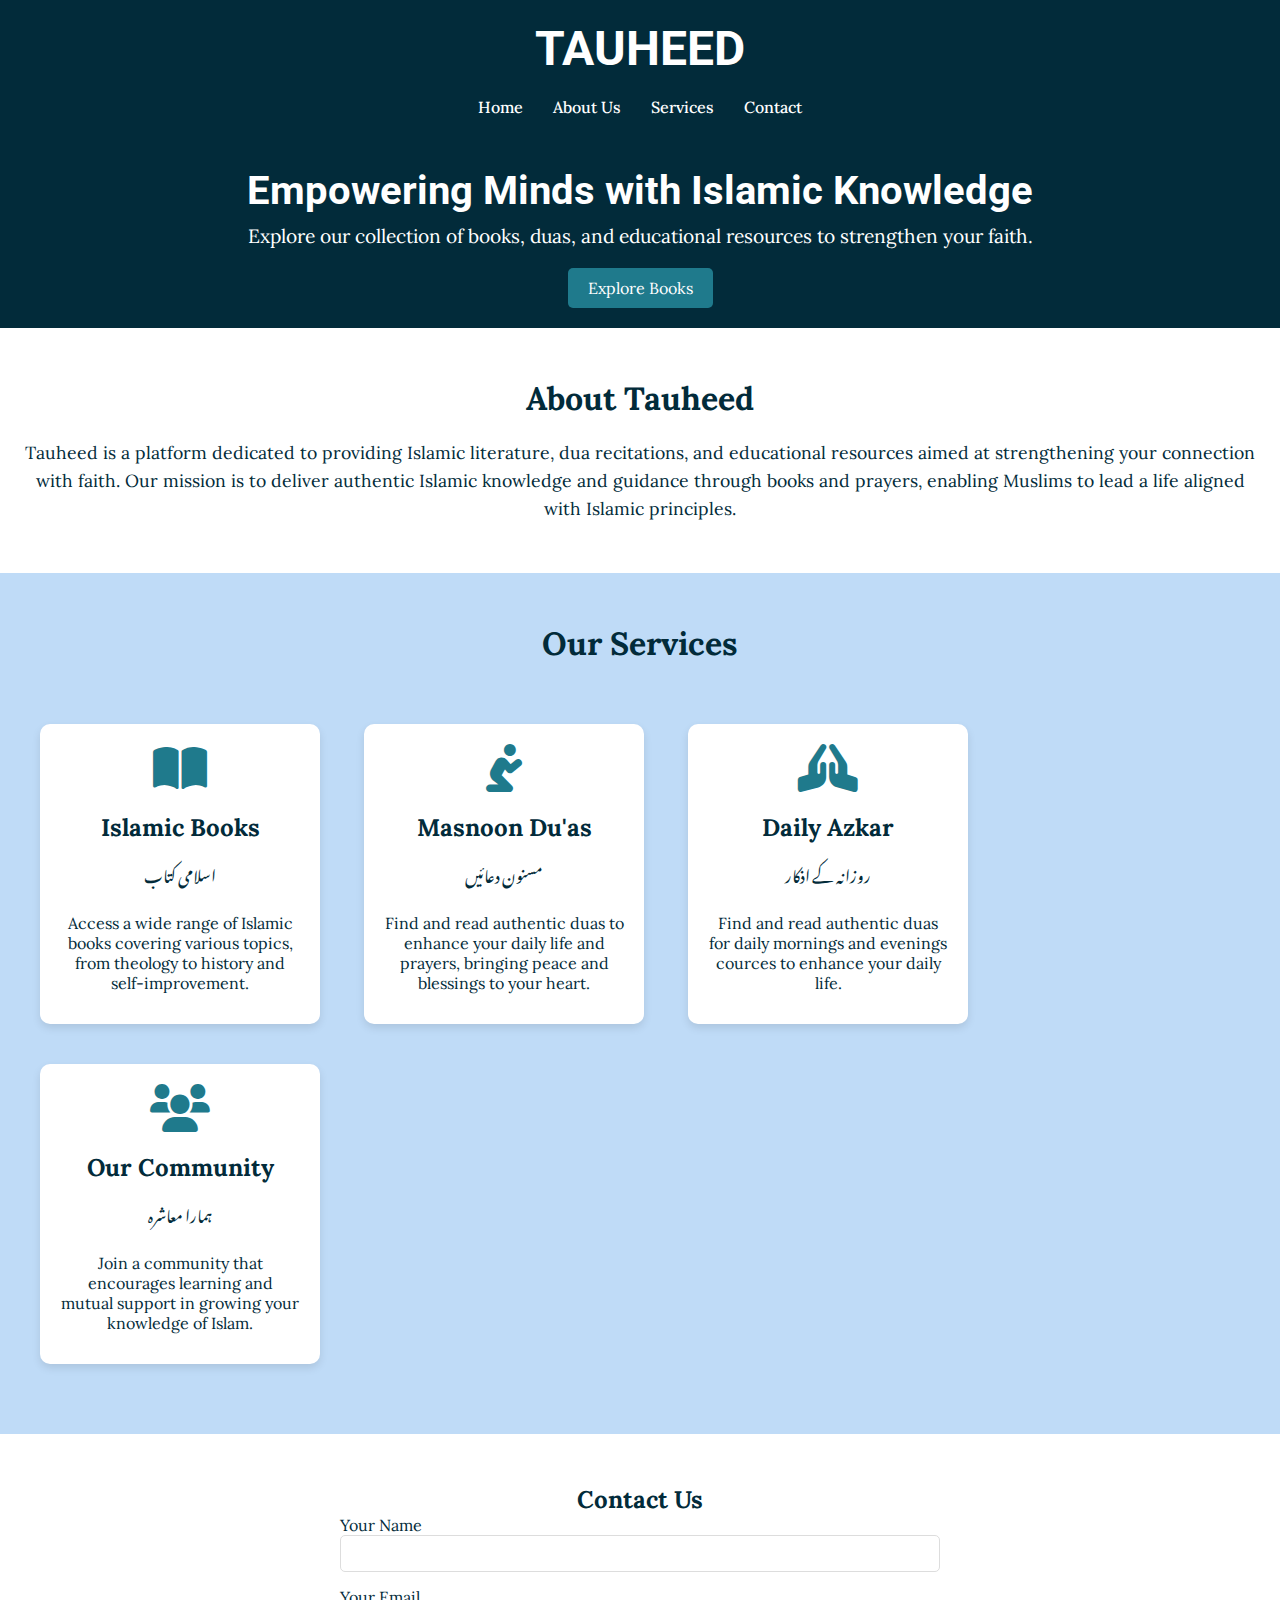
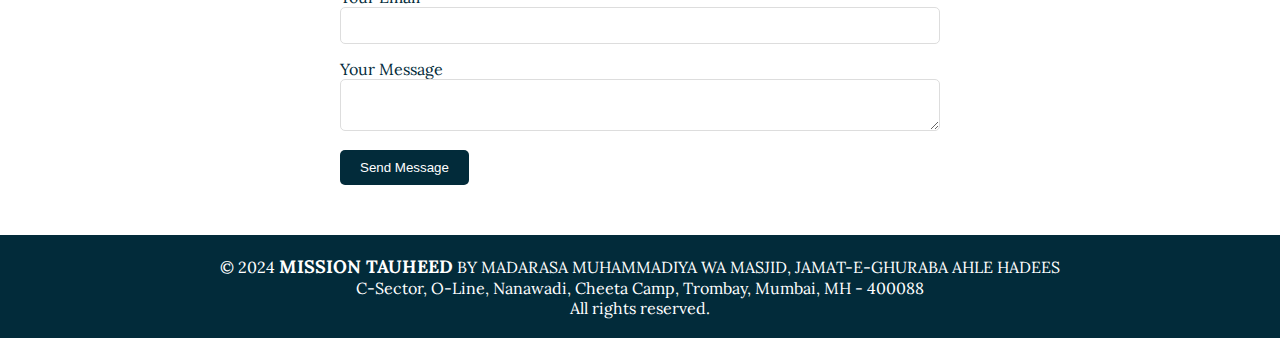
<file: index.html>
<!DOCTYPE html>
<html lang="en">

<head>
    <meta charset="UTF-8">
    <meta name="viewport" content="width=device-width, initial-scale=1.0">
    <title>Tauheed - Islamic Books & Dua</title>
    <link rel="stylesheet" href="styles.css">
    <!-- Font Awesome for icons -->
    <link href="https://cdnjs.cloudflare.com/ajax/libs/font-awesome/6.0.0-beta3/css/all.min.css" rel="stylesheet">
    <!-- Google Font: 'Lora' for body and 'Roboto' for headings -->
    <link href="https://fonts.googleapis.com/css2?family=Lora:wght@400;700&family=Roboto:wght@400;500&display=swap" rel="stylesheet">
    <!-- Google Font for URDU text -->
    <link href="https://fonts.googleapis.com/css2?family=Noto+Nastaliq+Urdu&display=swap" rel="stylesheet">
</head>

<body>
    <!-- Header Section -->
    <header>
        <nav>
            <div class="logo">
                <h1>TAUHEED</h1>
            </div>
            <ul class="nav-links">
                <li><a href="">Home</a></li>
                <li><a href="#about">About Us</a></li>
                <li><a href="#services">Services</a></li>
                <li><a href="#contact">Contact</a></li>
            </ul>
        </nav>
        <div class="hero">
            <h2>Empowering Minds with Islamic Knowledge</h2>
            <p>Explore our collection of books, duas, and educational resources to strengthen your faith.</p>
            <a href="pages/books.html" class="cta-btn">Explore Books</a>
        </div>
    </header>

    <!-- About Us Section -->
    <section id="about" class="about">
        <div class="container">
            <h2>About Tauheed</h2>
            <p>Tauheed is a platform dedicated to providing Islamic literature, dua recitations, and educational resources aimed at strengthening your connection with faith. Our mission is to deliver authentic Islamic knowledge and guidance through books and prayers, enabling Muslims to lead a life aligned with Islamic principles.</p>
        </div>
    </section>

    <!-- Services Section -->
    <section id="services" class="services">
        <div class="container">
            <h2>Our Services</h2>
            <div class="service-card">
                <a href="pages/books.html">
                    <i class="fas fa-book-open"></i>
                    <h3>Islamic Books</h3>
                    <span class="urdu" dir="rtl">اسلامی کتاب</span><br><br>
                    <p>Access a wide range of Islamic books covering various topics, from theology to history and self-improvement.</p>
                </a>
            </div>
            <div class="service-card">
                <a href="pages/dua.html">
                    <i class="fas fa-pray"></i>
                    <h3>Masnoon Du'as</h3>
                    <span class="urdu" dir="rtl">مسنون دعائیں</span><br><br>
                    <p>Find and read authentic duas to enhance your daily life and prayers, bringing peace and blessings to your heart.</p>
                </a>
            </div>
            <div class="service-card">
                <a href="pages/daily-azkar.html">
                    <i class="fas fa-hands-praying"></i>
                    <h3>Daily Azkar </h3>
                    <span class="urdu" dir="rtl">روزانہ کے اذکار</span><br><br>
                    <p>Find and read authentic duas for daily mornings and evenings cources to enhance your daily life.</p>
                </a>
            </div>
            <div class="service-card">
                <a href="#">
                    <i class="fas fa-users"></i>
                    <h3>Our Community</h3>
                    <span class="urdu" dir="rtl">ہمارا معاشرہ</span><br><br>
                    <p>Join a community that encourages learning and mutual support in growing your knowledge of Islam.</p>
                </a>
            </div>
        </div>
    </section>

    <!-- Contact Section -->
    <section id="contact" class="contact">
        <div class="container">
            <h2>Contact Us</h2>
            <form>
                <label for="name">Your Name</label>
                <input type="text" id="name" name="name" required>
                <label for="email">Your Email</label>
                <input type="email" id="email" name="email" required>
                <label for="message">Your Message</label>
                <textarea id="message" name="message" required></textarea>
                <button type="submit">Send Message</button>
            </form>
        </div>
    </section>

    <!-- Footer Section -->
    <footer>
        <p>&copy; 2024 <b style="font-size: large;">MISSION TAUHEED</b> BY MADARASA MUHAMMADIYA WA MASJID, JAMAT-E-GHURABA AHLE HADEES<br>
            C-Sector, O-Line, Nanawadi, Cheeta Camp, Trombay, Mumbai, MH - 400088<br>
            All rights reserved.</p>
    </footer>
</body>

</html>
</file>
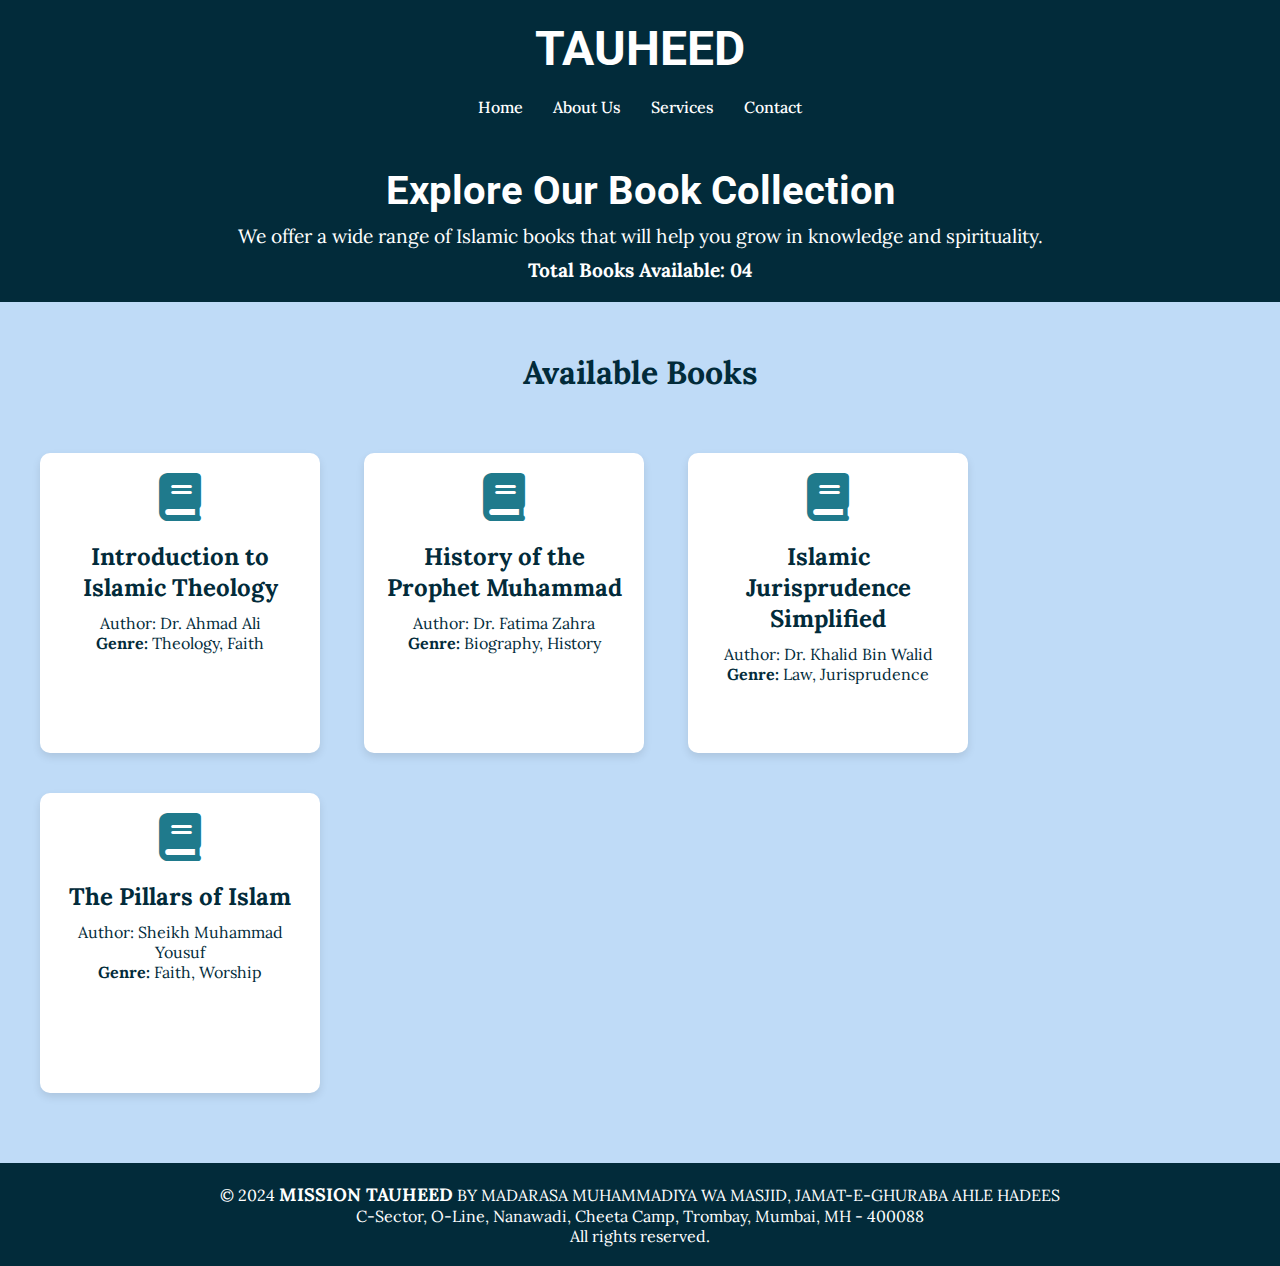
<file: pages/books.html>
<!DOCTYPE html>
<html lang="en">

<head>
    <meta charset="UTF-8">
    <meta name="viewport" content="width=device-width, initial-scale=1.0">
    <title>Explore Books - Tauheed</title>
    <link rel="stylesheet" href="../styles.css">
    <!-- Font Awesome for icons -->
    <link href="https://cdnjs.cloudflare.com/ajax/libs/font-awesome/6.0.0-beta3/css/all.min.css" rel="stylesheet">
    <!-- Google Font: 'Lora' for body and 'Roboto' for headings -->
    <link href="https://fonts.googleapis.com/css2?family=Lora:wght@400;700&family=Roboto:wght@400;500&display=swap" rel="stylesheet">
    <!-- Google Font for URDU text -->
    <link href="https://fonts.googleapis.com/css2?family=Noto+Nastaliq+Urdu&display=swap" rel="stylesheet">
</head>

<body>
    <!-- Header Section -->
    <header>
        <nav>
            <div class="logo">
                <h1>TAUHEED</h1>
            </div>
            <ul class="nav-links">
                <li><a href="../index.html">Home</a></li>                
                <li><a href="../index.html#about">About Us</a></li>
                <li><a href="../index.html#services">Services</a></li>
                <li><a href="../index.html#contact">Contact</a></li>
            </ul>
        </nav>
        <div class="hero">
            <h2>Explore Our Book Collection</h2>
            <p>We offer a wide range of Islamic books that will help you grow in knowledge and spirituality.</p>
            <p><strong>Total Books Available: 04</strong></p>
        </div>
    </header>

    <!-- Book List Section -->
    <section id="books" class="services">
        <div class="container">
            <h2>Available Books</h2>
            <!-- Book 1 -->
            <div class="service-card">
                <a href="">
                    <i class="fas fa-book"></i>
                    <h3>Introduction to Islamic Theology</h3>
                    <p>Author: Dr. Ahmad Ali</p>
                    <p><strong>Genre:</strong> Theology, Faith</p>
                </a>
            </div>
            <!-- Book 2 -->
            <div class="service-card">
                <a href="">
                    <i class="fas fa-book"></i>
                    <h3>History of the Prophet Muhammad</h3>
                    <p>Author: Dr. Fatima Zahra</p>
                    <p><strong>Genre:</strong> Biography, History</p>
                </a>
            </div>
            <!-- Book 3 -->
            <div class="service-card">
                <a href="">
                    <i class="fas fa-book"></i>
                    <h3>Islamic Jurisprudence Simplified</h3>
                    <p>Author: Dr. Khalid Bin Walid</p>
                    <p><strong>Genre:</strong> Law, Jurisprudence</p>
                </a>
            </div>
            <!-- Book 4 -->
            <div class="service-card">
                <a href="">
                    <i class="fas fa-book"></i>
                    <h3>The Pillars of Islam</h3>
                    <p>Author: Sheikh Muhammad Yousuf</p>
                    <p><strong>Genre:</strong> Faith, Worship</p>
                </a>
            </div>
            <!-- Add more books as required -->
        </div>
    </section>

    <!-- Footer Section -->
    <footer>
        <p>&copy; 2024 <b style="font-size: large;">MISSION TAUHEED</b> BY MADARASA MUHAMMADIYA WA MASJID, JAMAT-E-GHURABA AHLE HADEES<br>
            C-Sector, O-Line, Nanawadi, Cheeta Camp, Trombay, Mumbai, MH - 400088<br>
            All rights reserved.</p>
    </footer>

</body>

</html>
</file>
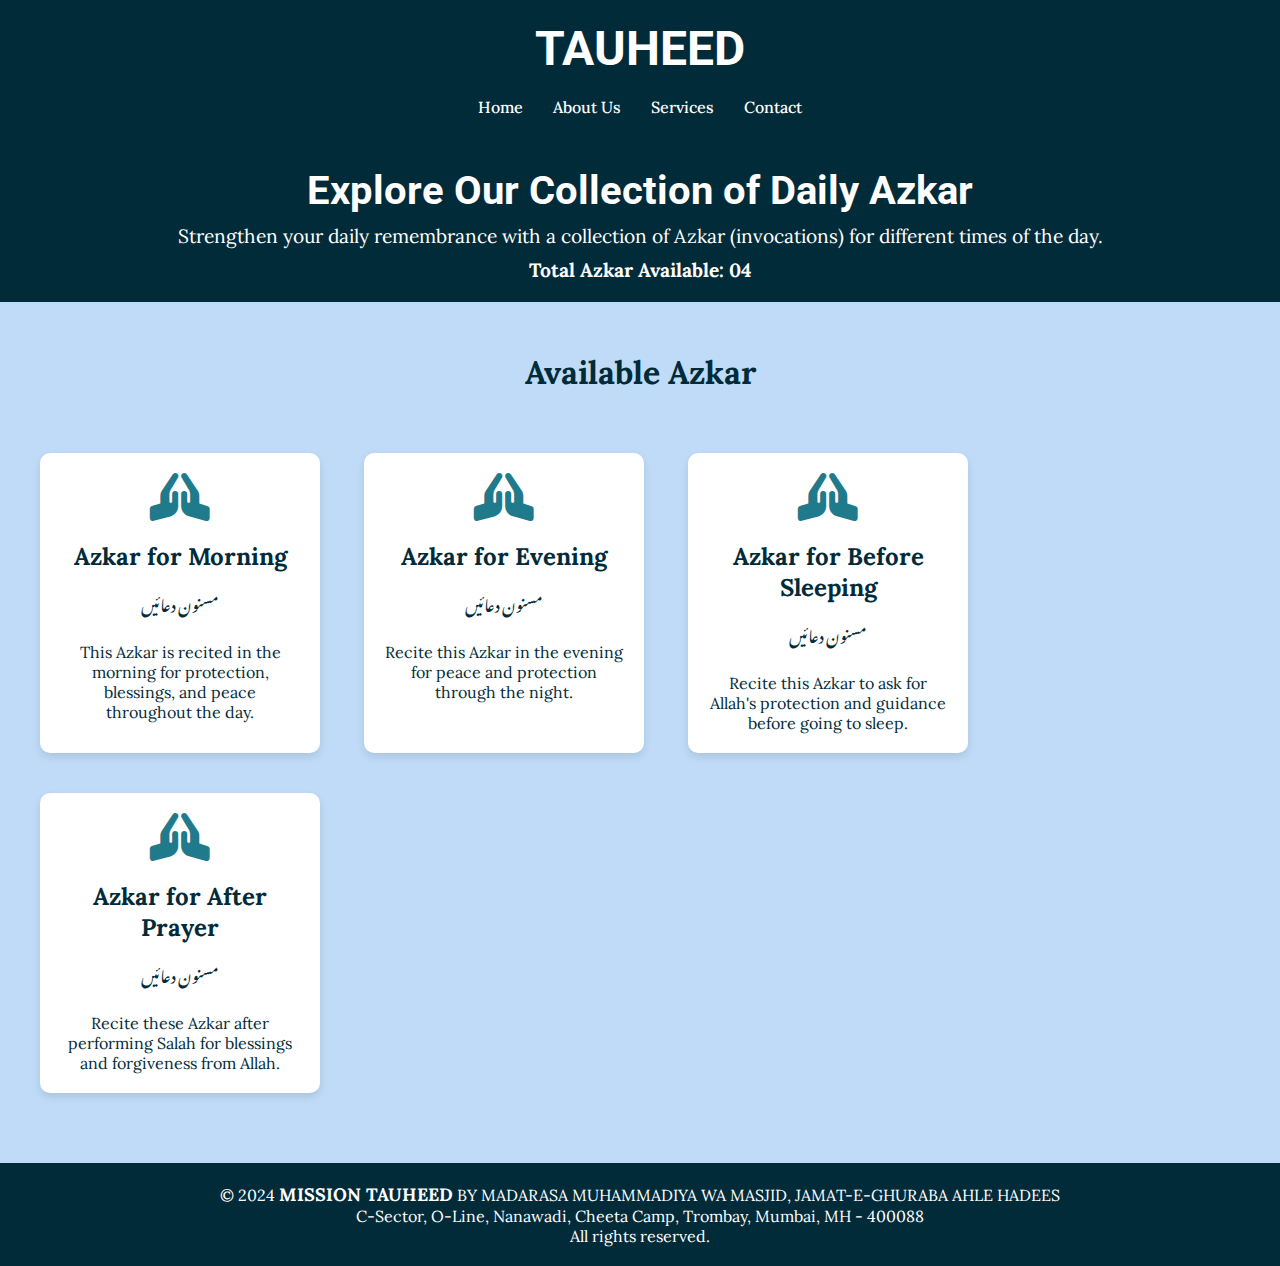
<file: pages/daily-azkar.html>
<!DOCTYPE html>
<html lang="en">

<head>
    <meta charset="UTF-8">
    <meta name="viewport" content="width=device-width, initial-scale=1.0">
    <title>Explore Azkar - Tauheed</title>
    <link rel="stylesheet" href="../styles.css">
    <!-- Font Awesome for icons -->
    <link href="https://cdnjs.cloudflare.com/ajax/libs/font-awesome/6.0.0-beta3/css/all.min.css" rel="stylesheet">
    <!-- Google Font: 'Lora' for body and 'Roboto' for headings -->
    <link href="https://fonts.googleapis.com/css2?family=Lora:wght@400;700&family=Roboto:wght@400;500&display=swap" rel="stylesheet">
    <!-- Google Font for URDU text -->
    <link href="https://fonts.googleapis.com/css2?family=Noto+Nastaliq+Urdu&display=swap" rel="stylesheet">
</head>

<body>
    <!-- Header Section -->
    <header>
        <nav>
            <div class="logo">
                <h1>TAUHEED</h1>
            </div>
            <ul class="nav-links">
                <li><a href="../index.html">Home</a></li>
                <li><a href="../index.html#about">About Us</a></li>
                <li><a href="../index.html#services">Services</a></li>
                <li><a href="../index.html#contact">Contact</a></li>
            </ul>
        </nav>
        <div class="hero">
            <h2>Explore Our Collection of Daily Azkar</h2>
            <p>Strengthen your daily remembrance with a collection of Azkar (invocations) for different times of the day.</p>
            <p><strong>Total Azkar Available: 04</strong></p>
        </div>
    </header>

    <!-- Azkar List Section -->
    <section id="azkar" class="services">
        <div class="container">
            <h2>Available Azkar</h2>
            <!-- Azkar 1 -->
            <div class="service-card">
                <a href="">
                    <i class="fas fa-praying-hands"></i>
                    <h3>Azkar for Morning</h3>
                    <span class="urdu" dir="rtl">مسنون دعائیں</span><br><br>
                    <p>This Azkar is recited in the morning for protection, blessings, and peace throughout the day.</p>
                </a>
            </div>
            <!-- Azkar 2 -->
            <div class="service-card">
                <a href="">
                    <i class="fas fa-praying-hands"></i>
                    <h3>Azkar for Evening</h3>
                    <span class="urdu" dir="rtl">مسنون دعائیں</span><br><br>
                    <p>Recite this Azkar in the evening for peace and protection through the night.</p>
                </a>
            </div>
            <!-- Azkar 3 -->
            <div class="service-card">
                <a href="">
                    <i class="fas fa-praying-hands"></i>
                    <h3>Azkar for Before Sleeping</h3>
                    <span class="urdu" dir="rtl">مسنون دعائیں</span><br><br>
                    <p>Recite this Azkar to ask for Allah's protection and guidance before going to sleep.</p>
                </a>
            </div>
            <!-- Azkar 4 -->
            <div class="service-card">
                <a href="">
                    <i class="fas fa-praying-hands"></i>
                    <h3>Azkar for After Prayer</h3>
                    <span class="urdu" dir="rtl">مسنون دعائیں</span><br><br>
                    <p>Recite these Azkar after performing Salah for blessings and forgiveness from Allah.</p>
                </a>
            </div>
            <!-- Add more Azkar items as needed -->
        </div>
    </section>

    <!-- Footer Section -->
    <footer>
        <p>&copy; 2024 <b style="font-size: large;">MISSION TAUHEED</b> BY MADARASA MUHAMMADIYA WA MASJID, JAMAT-E-GHURABA AHLE HADEES<br>
            C-Sector, O-Line, Nanawadi, Cheeta Camp, Trombay, Mumbai, MH - 400088<br>
            All rights reserved.</p>
    </footer>
</body>

</html>
</file>
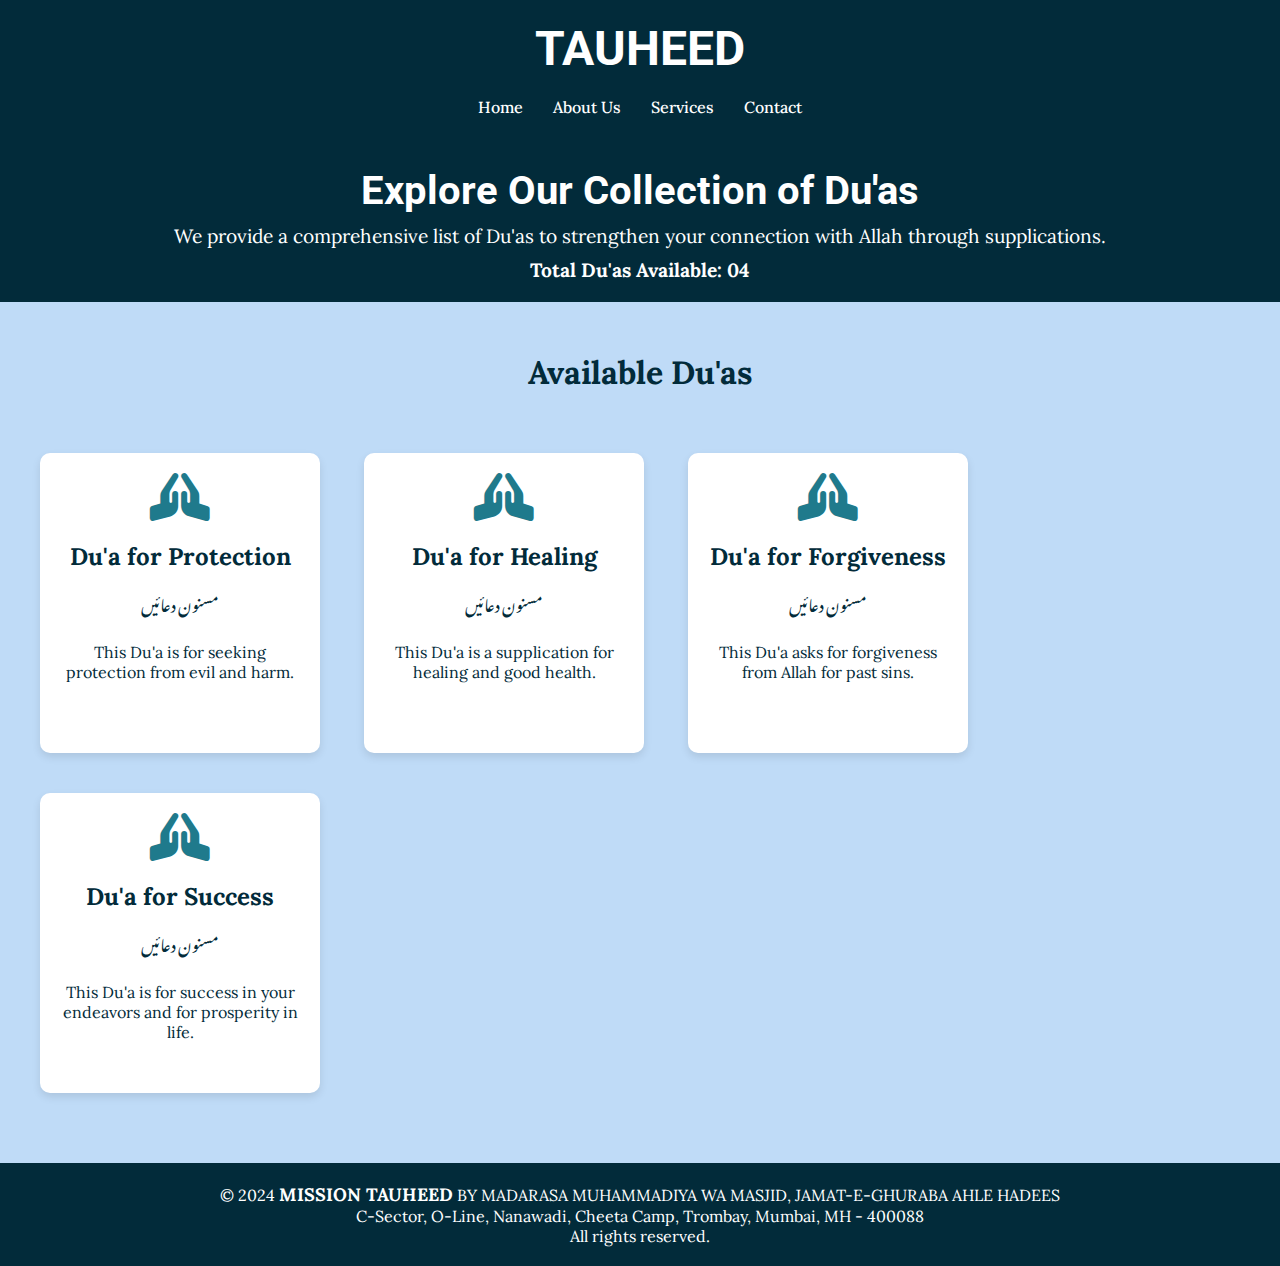
<file: pages/dua.html>
<!DOCTYPE html>
<html lang="en">

<head>
    <meta charset="UTF-8">
    <meta name="viewport" content="width=device-width, initial-scale=1.0">
    <title>Explore Du'as - Tauheed</title>
    <link rel="stylesheet" href="../styles.css">
    <!-- Font Awesome for icons -->
    <link href="https://cdnjs.cloudflare.com/ajax/libs/font-awesome/6.0.0-beta3/css/all.min.css" rel="stylesheet">
    <!-- Google Font: 'Lora' for body and 'Roboto' for headings -->
    <link href="https://fonts.googleapis.com/css2?family=Lora:wght@400;700&family=Roboto:wght@400;500&display=swap" rel="stylesheet">
    <!-- Google Font for URDU text -->
    <link href="https://fonts.googleapis.com/css2?family=Noto+Nastaliq+Urdu&display=swap" rel="stylesheet">
</head>

<body>
    <!-- Header Section -->
    <header>
        <nav>
            <div class="logo">
                <h1>TAUHEED</h1>
            </div>
            <ul class="nav-links">
                <li><a href="../index.html">Home</a></li>
                <li><a href="../index.html#about">About Us</a></li>
                <li><a href="../index.html#services">Services</a></li>
                <li><a href="../index.html#contact">Contact</a></li>
            </ul>
        </nav>
        <div class="hero">
            <h2>Explore Our Collection of Du'as</h2>
            <p>We provide a comprehensive list of Du'as to strengthen your connection with Allah through supplications.</p>
            <p><strong>Total Du'as Available: 04</strong></p>
        </div>
    </header>

    <!-- Du'a List Section -->
    <section id="duas" class="services">
        <div class="container">
            <h2>Available Du'as</h2>
            <!-- Du'a 1 -->
            <div class="service-card">
                <a href="">
                    <i class="fas fa-praying-hands"></i>
                    <h3>Du'a for Protection</h3>
                    <span class="urdu" dir="rtl">مسنون دعائیں</span><br><br>
                    <p>This Du'a is for seeking protection from evil and harm.</p>
                </a>
            </div>
            <!-- Du'a 2 -->
            <div class="service-card">
                <a href="">
                    <i class="fas fa-praying-hands"></i>
                    <h3>Du'a for Healing</h3>
                    <span class="urdu" dir="rtl">مسنون دعائیں</span><br><br>
                    <p>This Du'a is a supplication for healing and good health.</p>
                </a>
            </div>
            <!-- Du'a 3 -->
            <div class="service-card">
                <a href="">
                    <i class="fas fa-praying-hands"></i>
                    <h3>Du'a for Forgiveness</h3>
                    <span class="urdu" dir="rtl">مسنون دعائیں</span><br><br>
                    <p>This Du'a asks for forgiveness from Allah for past sins.</p>
                </a>
            </div>
            <!-- Du'a 4 -->
            <div class="service-card">
                <a href="">
                    <i class="fas fa-praying-hands"></i>
                    <h3>Du'a for Success</h3>
                    <span class="urdu" dir="rtl">مسنون دعائیں</span><br><br>
                    <p>This Du'a is for success in your endeavors and for prosperity in life.</p>
                </a>
            </div>
            <!-- Add more Du'as as required -->
        </div>
    </section>

    <!-- Footer Section -->
    <footer>
        <p>&copy; 2024 <b style="font-size: large;">MISSION TAUHEED</b> BY MADARASA MUHAMMADIYA WA MASJID, JAMAT-E-GHURABA AHLE HADEES<br>
            C-Sector, O-Line, Nanawadi, Cheeta Camp, Trombay, Mumbai, MH - 400088<br>
            All rights reserved.</p>
    </footer>
</body>

</html>
</file>
<file: styles.css>
/* General Reset */
* {
    margin: 0;
    padding: 0;
    box-sizing: border-box;
}

body {
    font-family: 'Lora', serif;
    background-color: #e1e5f2;
    color: #022b3a;
}

.urdu {
    font-family: 'Noto Nastaliq Urdu', sans-serif;
}


/* Header Styling */
header {
    background: #022b3a;
    color: white;
    padding: 20px;
    text-align: center;
}

header .logo h1 {
    font-family: 'Roboto', sans-serif;
    font-size: 3rem;
    font-weight: 700;
}

nav ul {
    list-style: none;
    display: flex;
    justify-content: center;
    margin-top: 20px;
}

nav ul li {
    margin: 0 15px;
}

nav ul li a {
    color: white;
    text-decoration: none;
    font-weight: 500;
}

.hero {
    margin-top: 50px;
}

.hero h2 {
    font-size: 2.5rem;
    font-family: 'Roboto', sans-serif;
}

.hero p {
    font-size: 1.2rem;
    margin-top: 10px;
}

.cta-btn {
    background-color: #1f7a8c;
    padding: 10px 20px;
    color: white;
    text-decoration: none;
    border-radius: 5px;
    margin-top: 20px;
    display: inline-block;
}


/* About Section */
.about {
    background: #ffffff;
    padding: 50px 20px;
    text-align: center;
}

.about h2 {
    font-size: 2rem;
    margin-bottom: 20px;
}

.about p {
    font-size: 1.1rem;
    line-height: 1.6;
}


/* Services Section */
.services {
    background-color: #bfdbf7;
    padding: 50px 20px;
}

.services h2 {
    text-align: center;
    font-size: 2rem;
    margin-bottom: 40px;
}

.service-card {
    background-color: #ffffff;
    padding: 20px;
    margin: 20px;
    text-align: center;
    border-radius: 10px;
    box-shadow: 0 4px 8px rgba(0, 0, 0, 0.1);
    width: 100%;
    max-width: 280px;
    height: 300px;
    display: inline-block;
    vertical-align: top;
    transition: transform 0.3s ease;
}

.service-card:hover {
    transform: translateY(-10px);
}

.service-card i {
    font-size: 3rem;
    margin-bottom: 20px;
    color: #1f7a8c;
}

.service-card h3 {
    font-size: 1.5rem;
    margin-bottom: 10px;
}

.service-card p {
    font-size: 1rem;
}

.service-card a {
    text-decoration: none;
    color: inherit;
}


/* Contact Section */
.contact {
    background-color: #ffffff;
    padding: 50px 20px;
    text-align: center;
}

.contact form {
    max-width: 600px;
    margin: 0 auto;
    text-align: left;
}

.contact form input,
.contact form textarea {
    width: 100%;
    padding: 10px;
    margin-bottom: 15px;
    border: 1px solid #ddd;
    border-radius: 5px;
}

.contact form button {
    background-color: #022b3a;
    color: white;
    padding: 10px 20px;
    border: none;
    border-radius: 5px;
    cursor: pointer;
}


/* Footer Section */
footer {
    background-color: #022b3a;
    color: white;
    padding: 20px;
    text-align: center;
}


/* Media Queries for Responsiveness */
@media (max-width: 768px) {
    .service-card {
        max-width: 99%;
        margin-bottom: 20px;
        margin-left: 5px;
    }
}

@media (max-width: 480px) {
    .hero h2 {
        font-size: 2rem;
    }

    .cta-btn {
        padding: 8px 16px;
    }
}
</file>
